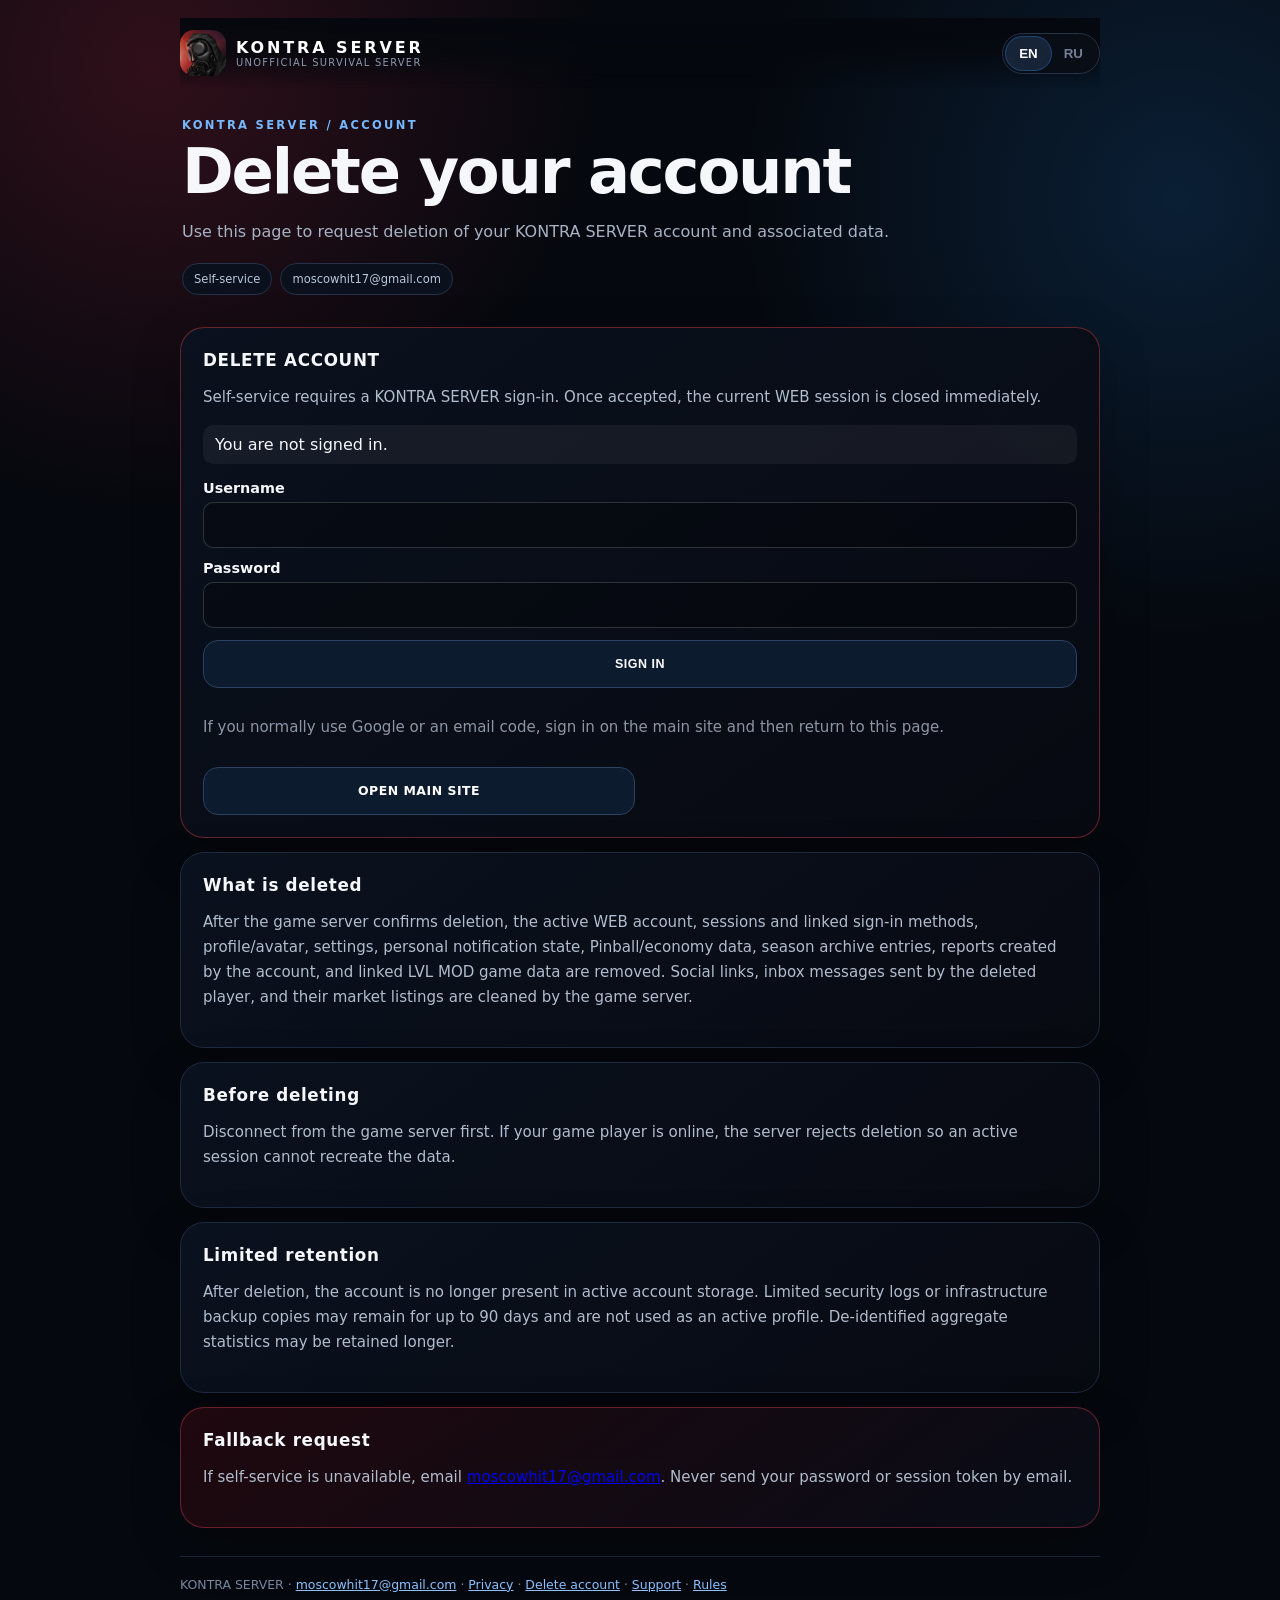
<file: delete-account/index.html>
<!doctype html>
<html lang="ru">
<head>
  <meta charset="utf-8">
  <meta name="viewport" content="width=device-width,initial-scale=1,viewport-fit=cover">
  <meta name="theme-color" content="#05080e">
  <link rel="icon" href="../assets/kontra-zombie-logo.webp" type="image/webp">
  <link rel="stylesheet" href="../legal.css">
  <title>KONTRA SERVER — Delete Account</title>
</head>
<body>
<main class="legal-shell">
  <header class="legal-top">
    <a class="brand" href="/">
      <img src="../assets/kontra-zombie-logo.webp" alt="KONTRA">
      <span><strong>KONTRA SERVER</strong><small>UNOFFICIAL SURVIVAL SERVER</small></span>
    </a>
    <div class="lang">
      <button type="button" data-lang="en">EN</button>
      <button type="button" data-lang="ru">RU</button>
    </div>
  </header>

  <section class="lang-pane" data-pane="ru">
    <div class="hero">
      <div class="kicker">KONTRA SERVER / ACCOUNT</div>
      <h1>Удаление аккаунта</h1>
      <p>Здесь можно самостоятельно запросить удаление аккаунта KONTRA SERVER и связанных с ним данных.</p>
      <div class="meta"><span class="chip">Self-service</span><span class="chip">moscowhit17@gmail.com</span></div>
    </div>
  </section>
  <section class="lang-pane" data-pane="en">
    <div class="hero">
      <div class="kicker">KONTRA SERVER / ACCOUNT</div>
      <h1>Delete your account</h1>
      <p>Use this page to request deletion of your KONTRA SERVER account and associated data.</p>
      <div class="meta"><span class="chip">Self-service</span><span class="chip">moscowhit17@gmail.com</span></div>
    </div>
  </section>

  <section class="card delete-tool" id="deleteTool">
    <h2 id="toolTitle">Удаление аккаунта</h2>
    <p id="toolLead"></p>

    <div id="accountState" class="delete-status"></div>

    <form id="loginForm" class="delete-form" hidden>
      <label><span id="loginUserLabel"></span><input id="loginUser" type="text" maxlength="40" autocomplete="username" required></label>
      <label><span id="loginPasswordLabel"></span><input id="loginPassword" type="password" maxlength="256" autocomplete="current-password" required></label>
      <button class="btn" type="submit" id="loginButton"></button>
      <p class="delete-hint" id="loginAltHint"></p>
      <div class="actions"><a class="btn" href="/" id="mainSiteLogin"></a></div>
    </form>

    <form id="deleteForm" class="delete-form" hidden autocomplete="off">
      <label><span id="deleteUserLabel"></span><input id="deleteUser" type="text" maxlength="40" autocomplete="username" required></label>
      <label><span id="deletePasswordLabel"></span><input id="deletePassword" type="password" maxlength="256" autocomplete="current-password"></label>
      <label><span id="deleteConfirmLabel"></span><input id="deleteConfirm" type="text" maxlength="16" autocomplete="off" placeholder="DELETE" required></label>
      <p class="delete-warning" id="deleteWarning"></p>
      <button class="btn danger" type="submit" id="deleteButton"></button>
    </form>

    <div id="receiptState" class="delete-receipt" hidden>
      <strong id="receiptTitle"></strong>
      <p id="receiptText"></p>
      <button class="btn" id="checkStatus" type="button"></button>
    </div>
  </section>

  <section class="lang-pane" data-pane="ru">
    <section class="card"><h2>Что удаляется</h2><p>После подтверждения игровым сервером удаляются активная WEB-учётная запись, сессии и способы входа, профиль и аватар, настройки, персональные состояния уведомлений, данные Pinball/экономики, записи сезонного архива, созданные аккаунтом жалобы и связанные игровые данные LVL MOD. Социальные связи, входящие сообщения от удаляемого игрока и его объявления на рынке очищаются игровым сервером.</p></section>
    <section class="card"><h2>Перед удалением</h2><p>Выйдите с игрового сервера. Если ваш игровой персонаж онлайн, сервер отклонит удаление, чтобы активная сессия не создала данные повторно.</p></section>
    <section class="card"><h2>Ограниченное хранение</h2><p>После удаления аккаунт отсутствует в активной базе. Ограниченные технические журналы безопасности или резервные копии инфраструктуры могут сохраняться до 90 дней и не используются как активный профиль. Обезличенная агрегированная статистика может храниться дольше.</p></section>
    <section class="card notice"><h2>Резервный способ</h2><p>Если self-service недоступен, напишите на <a href="mailto:moscowhit17@gmail.com?subject=KONTRA%20SERVER%20%E2%80%94%20%D1%83%D0%B4%D0%B0%D0%BB%D0%B5%D0%BD%D0%B8%D0%B5%20%D0%B0%D0%BA%D0%BA%D0%B0%D1%83%D0%BD%D1%82%D0%B0">moscowhit17@gmail.com</a>. Никогда не отправляйте пароль или токен сессии по электронной почте.</p></section>
  </section>

  <section class="lang-pane" data-pane="en">
    <section class="card"><h2>What is deleted</h2><p>After the game server confirms deletion, the active WEB account, sessions and linked sign-in methods, profile/avatar, settings, personal notification state, Pinball/economy data, season archive entries, reports created by the account, and linked LVL MOD game data are removed. Social links, inbox messages sent by the deleted player, and their market listings are cleaned by the game server.</p></section>
    <section class="card"><h2>Before deleting</h2><p>Disconnect from the game server first. If your game player is online, the server rejects deletion so an active session cannot recreate the data.</p></section>
    <section class="card"><h2>Limited retention</h2><p>After deletion, the account is no longer present in active account storage. Limited security logs or infrastructure backup copies may remain for up to 90 days and are not used as an active profile. De-identified aggregate statistics may be retained longer.</p></section>
    <section class="card notice"><h2>Fallback request</h2><p>If self-service is unavailable, email <a href="mailto:moscowhit17@gmail.com?subject=KONTRA%20SERVER%20%E2%80%94%20account%20deletion">moscowhit17@gmail.com</a>. Never send your password or session token by email.</p></section>
  </section>

  <footer class="footer">KONTRA SERVER · <a href="mailto:moscowhit17@gmail.com">moscowhit17@gmail.com</a> · <a href="/privacy/">Privacy</a> · <a href="/delete-account/">Delete account</a> · <a href="/support/">Support</a> · <a href="/rules/">Rules</a></footer>
</main>

<script src="../config.js"></script>
<script>
(() => {
  "use strict";
  const SESSION_KEY = "kontra:session";
  const RECEIPT_KEY = "kontra:account-delete-receipt";
  const FALLBACK_AUTH = "https://kontra-status-api.kuro-street-hit.workers.dev/auth";
  const cfg = window.KONTRA_CONFIG || {};
  let lang = "ru";
  let account = null;
  let statusTimer = null;

  const $ = (id) => document.getElementById(id);
  const authBase = () => String(cfg.authBaseEndpoint || FALLBACK_AUTH).trim().replace(/\/+$/, "");
  const apiBase = () => /\/auth$/i.test(authBase()) ? authBase().slice(0, -5) : authBase();
  const session = () => localStorage.getItem(SESSION_KEY) || "";

  const copy = {
    ru: {
      toolTitle:"УДАЛЕНИЕ АККАУНТА", toolLead:"Для self-service нужен вход в KONTRA SERVER. После принятия запроса текущая WEB-сессия сразу закрывается.",
      signedOut:"Вы не вошли в аккаунт.", signedIn:"Вы вошли как", loginUser:"Логин", loginPassword:"Пароль", loginButton:"ВОЙТИ",
      loginAlt:"Если вы обычно входите через Google или код на почту — войдите на главном сайте, затем вернитесь на эту страницу.", mainSite:"ОТКРЫТЬ ГЛАВНЫЙ САЙТ",
      deleteUser:"Повторите свой логин", deletePassword:"Текущий пароль (если установлен игровой пароль)", deleteConfirm:"Введите DELETE",
      warning:"Выйдите с игрового сервера. Удаление необратимо.", deleteButton:"УДАЛИТЬ АККАУНТ",
      pendingTitle:"ЗАПРОС ПРИНЯТ", pending:"Игровой сервер подтверждает удаление. Страницу можно закрыть и вернуться позже.",
      doneTitle:"АККАУНТ УДАЛЁН", done:"Игровые данные подтверждены как удалённые, активные данные аккаунта очищены.",
      failedTitle:"УДАЛЕНИЕ НЕ ВЫПОЛНЕНО", failed:"Сервер отклонил запрос. Если игрок был онлайн — выйдите с сервера, войдите на сайт снова и повторите.",
      check:"ПРОВЕРИТЬ СТАТУС", network:"Не удалось связаться с сервисом.", wrongUser:"Логин не совпадает.", typeDelete:"Введите DELETE заглавными буквами.",
      confirm:"Удалить аккаунт навсегда? Это действие нельзя отменить.", badPassword:"Неверный пароль.", passwordRequired:"Для этого аккаунта нужен текущий игровой пароль.",
      busy:"Подождите завершения текущей WEB-команды."
    },
    en: {
      toolTitle:"DELETE ACCOUNT", toolLead:"Self-service requires a KONTRA SERVER sign-in. Once accepted, the current WEB session is closed immediately.",
      signedOut:"You are not signed in.", signedIn:"Signed in as", loginUser:"Username", loginPassword:"Password", loginButton:"SIGN IN",
      loginAlt:"If you normally use Google or an email code, sign in on the main site and then return to this page.", mainSite:"OPEN MAIN SITE",
      deleteUser:"Repeat your username", deletePassword:"Current password (if a game password is set)", deleteConfirm:"Type DELETE",
      warning:"Disconnect from the game server. Deletion cannot be undone.", deleteButton:"DELETE ACCOUNT",
      pendingTitle:"REQUEST ACCEPTED", pending:"The game server is confirming deletion. You may close this page and return later.",
      doneTitle:"ACCOUNT DELETED", done:"Game-data deletion was confirmed and active account data was removed.",
      failedTitle:"DELETION NOT COMPLETED", failed:"The server rejected the request. If your player was online, disconnect, sign in again and retry.",
      check:"CHECK STATUS", network:"Could not reach the service.", wrongUser:"Username does not match.", typeDelete:"Type DELETE in uppercase.",
      confirm:"Delete this account permanently? This action cannot be undone.", badPassword:"Incorrect password.", passwordRequired:"This account requires the current game password.",
      busy:"Wait for the current WEB command to finish."
    }
  };
  const t = (key) => copy[lang][key] || key;

  async function request(url, { method="GET", token="", body }={}) {
    const headers = { Accept:"application/json" };
    if (body !== undefined) headers["Content-Type"] = "application/json";
    if (token) headers.Authorization = `Bearer ${token}`;
    const response = await fetch(url, { method, cache:"no-store", headers, body: body === undefined ? undefined : JSON.stringify(body) });
    const data = await response.json().catch(() => ({}));
    if (!response.ok || data.ok === false) {
      const error = new Error(String(data.error || `HTTP_${response.status}`));
      error.status = response.status;
      error.payload = data;
      throw error;
    }
    return data;
  }

  function setLanguage(value) {
    lang = value === "en" ? "en" : "ru";
    document.documentElement.lang = lang;
    document.querySelectorAll(".lang-pane").forEach((node) => node.classList.toggle("active", node.dataset.pane === lang));
    document.querySelectorAll("[data-lang]").forEach((node) => node.classList.toggle("active", node.dataset.lang === lang));
    localStorage.setItem("kontra:lang", lang);
    render();
  }

  function setReceipt(status, result="") {
    $("receiptState").hidden = false;
    $("receiptTitle").textContent = status === "done" ? t("doneTitle") : status === "failed" ? t("failedTitle") : t("pendingTitle");
    $("receiptText").textContent = status === "done" ? t("done") : status === "failed" ? `${t("failed")} ${result || ""}`.trim() : t("pending");
    $("checkStatus").textContent = t("check");
    if (status === "done" || status === "failed") {
      clearInterval(statusTimer);
      statusTimer = null;
    }
  }

  async function checkReceipt() {
    const receipt = localStorage.getItem(RECEIPT_KEY) || "";
    if (!receipt) return false;
    try {
      const data = await request(`${apiBase()}/account/delete/status`, { method:"POST", body:{ receiptToken:receipt } });
      setReceipt(String(data.status || "pending"), String(data.result || ""));
      return true;
    } catch (error) {
      if (String(error.message) === "deletion_receipt_not_found") {
        localStorage.removeItem(RECEIPT_KEY);
        $("receiptState").hidden = true;
      } else {
        setReceipt("pending", t("network"));
      }
      return false;
    }
  }

  async function refreshAccount() {
    const token = session();
    account = null;
    if (!token) { render(); return; }
    try {
      const data = await request(`${authBase()}/me`, { token });
      account = { username:String(data.username || data.profile?.name || "") };
    } catch {
      localStorage.removeItem(SESSION_KEY);
    }
    render();
  }

  function errorText(error) {
    const code = String(error?.message || "");
    if (code === "invalid_credentials") return t("badPassword");
    if (code === "password_required") return t("passwordRequired");
    if (code === "username_confirmation_mismatch") return t("wrongUser");
    if (code === "delete_confirmation_required") return t("typeDelete");
    if (code === "account_control_busy") return t("busy");
    if (code === "account_deletion_in_progress") return t("pending");
    if (code === "invalid_session") return t("signedOut");
    return t("network");
  }

  function render() {
    $("toolTitle").textContent = t("toolTitle"); $("toolLead").textContent = t("toolLead");
    $("loginUserLabel").textContent = t("loginUser"); $("loginPasswordLabel").textContent = t("loginPassword"); $("loginButton").textContent = t("loginButton");
    $("loginAltHint").textContent = t("loginAlt"); $("mainSiteLogin").textContent = t("mainSite");
    $("deleteUserLabel").textContent = t("deleteUser"); $("deletePasswordLabel").textContent = t("deletePassword"); $("deleteConfirmLabel").textContent = t("deleteConfirm");
    $("deleteWarning").textContent = t("warning"); $("deleteButton").textContent = t("deleteButton"); $("checkStatus").textContent = t("check");
    $("accountState").textContent = account?.username ? `${t("signedIn")}: ${account.username}` : t("signedOut");
    $("loginForm").hidden = Boolean(account);
    $("deleteForm").hidden = !account;
    if (account) $("deleteUser").placeholder = account.username;
  }

  $("loginForm").addEventListener("submit", async (event) => {
    event.preventDefault();
    const button = $("loginButton"); button.disabled = true; $("accountState").textContent = "...";
    try {
      const data = await request(`${authBase()}/login`, { method:"POST", body:{ username:$("loginUser").value.trim(), password:$("loginPassword").value } });
      if (!data.sessionToken) throw new Error("missing_session");
      localStorage.setItem(SESSION_KEY, String(data.sessionToken));
      $("loginPassword").value = "";
      await refreshAccount();
    } catch (error) {
      $("accountState").textContent = errorText(error);
    } finally {
      button.disabled = false;
    }
  });

  $("deleteForm").addEventListener("submit", async (event) => {
    event.preventDefault();
    if (!account?.username) return;
    const typed = $("deleteUser").value.trim();
    if (typed.toLocaleLowerCase("en-US") !== account.username.toLocaleLowerCase("en-US")) { $("accountState").textContent = t("wrongUser"); return; }
    if ($("deleteConfirm").value.trim() !== "DELETE") { $("accountState").textContent = t("typeDelete"); return; }
    if (!confirm(t("confirm"))) return;

    const button = $("deleteButton"); button.disabled = true;
    try {
      const data = await request(`${apiBase()}/account/delete/request`, {
        method:"POST", token:session(),
        body:{ username:typed, password:$("deletePassword").value, confirmation:"DELETE" }
      });
      const receipt = String(data.receiptToken || "");
      if (!receipt) throw new Error("missing_receipt");
      localStorage.setItem(RECEIPT_KEY, receipt);
      localStorage.removeItem(SESSION_KEY);
      account = null;
      $("deletePassword").value = ""; $("deleteConfirm").value = ""; $("deleteUser").value = "";
      render(); setReceipt("pending"); await checkReceipt();
      if (!statusTimer) statusTimer = setInterval(() => { void checkReceipt(); }, 3000);
    } catch (error) {
      if (String(error.message) === "invalid_session") { localStorage.removeItem(SESSION_KEY); account = null; render(); }
      $("accountState").textContent = errorText(error);
    } finally {
      button.disabled = false;
    }
  });

  $("checkStatus").addEventListener("click", () => { void checkReceipt(); });
  document.querySelectorAll("[data-lang]").forEach((button) => button.addEventListener("click", () => setLanguage(button.dataset.lang)));

  setLanguage(localStorage.getItem("kontra:lang") || ((navigator.language || "").toLowerCase().startsWith("ru") ? "ru" : "en"));
  void refreshAccount();
  void checkReceipt().then((hasReceipt) => {
    if (hasReceipt && !statusTimer) statusTimer = setInterval(() => { void checkReceipt(); }, 3000);
  });
})();
</script>
</body>
</html>
</file>
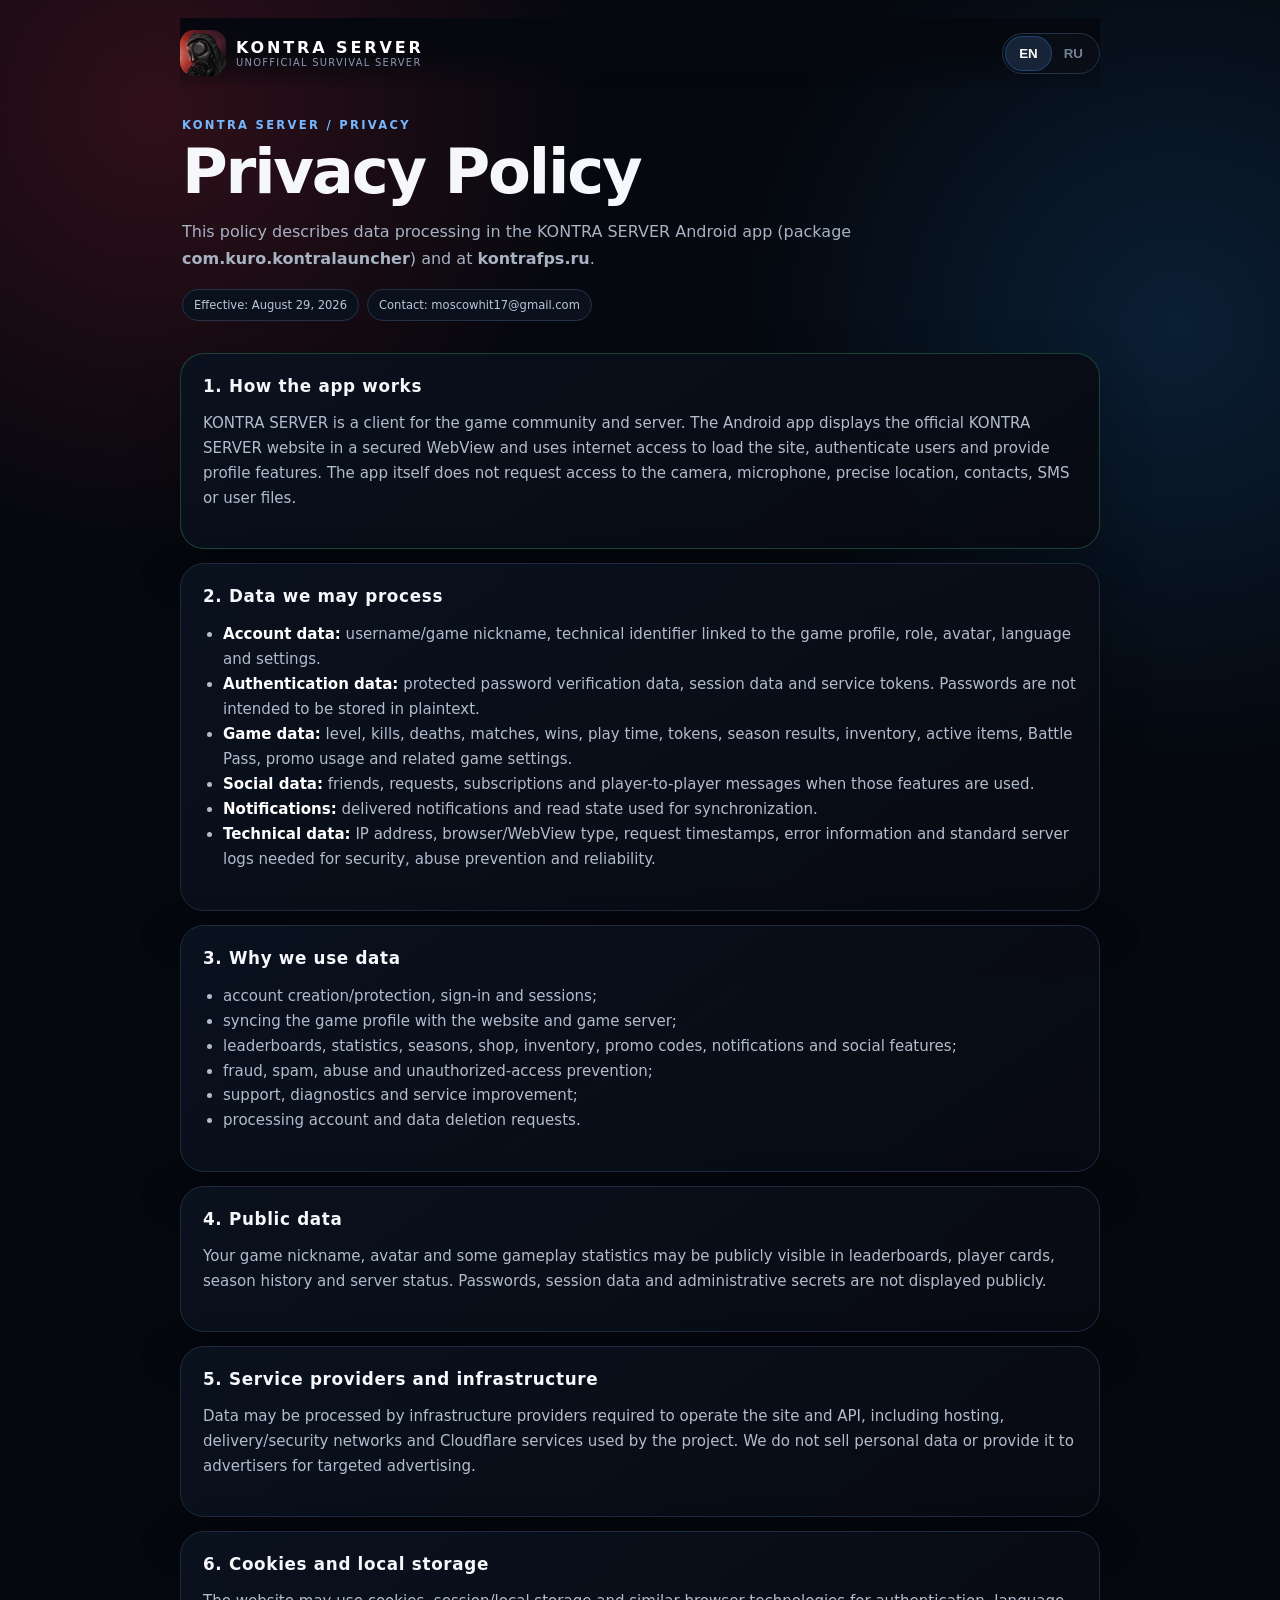
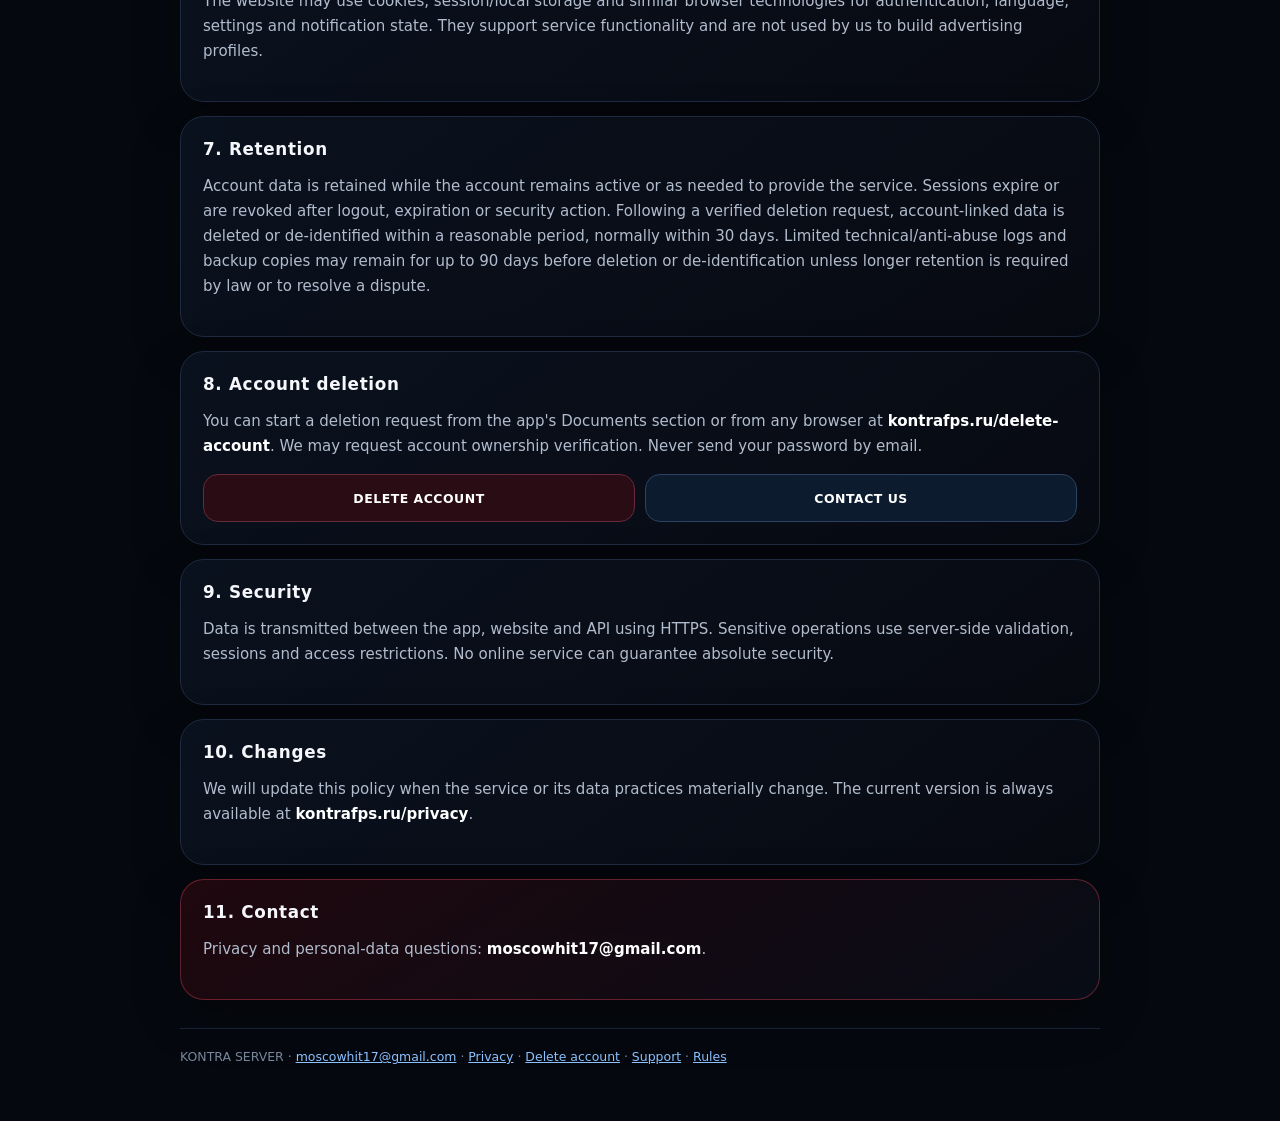
<file: privacy/index.html>
<!doctype html><html lang="ru"><head><meta charset="utf-8"><meta name="viewport" content="width=device-width,initial-scale=1,viewport-fit=cover"><meta name="theme-color" content="#05080e"><link rel="icon" href="../assets/kontra-zombie-logo.webp" type="image/webp"><link rel="stylesheet" href="../legal.css"><title>KONTRA SERVER — Privacy Policy</title></head><body><main class="legal-shell"><header class="legal-top"><a class="brand" href="/"><img src="../assets/kontra-zombie-logo.webp" alt="KONTRA"><span><strong>KONTRA SERVER</strong><small>UNOFFICIAL SURVIVAL SERVER</small></span></a><div class="lang"><button type="button" data-lang="en">EN</button><button type="button" data-lang="ru">RU</button></div></header><section class="lang-pane" data-pane="ru"><div class="hero"><div class="kicker">KONTRA SERVER / PRIVACY</div><h1>Политика конфиденциальности</h1><p>Эта политика описывает обработку данных в Android-приложении KONTRA SERVER (package <strong>com.kuro.kontralauncher</strong>) и на сайте <strong>kontrafps.ru</strong>.</p><div class="meta"><span class="chip">Действует с 29.08.2026</span><span class="chip">Контакт: moscowhit17@gmail.com</span></div></div>
<section class="card good"><h2>1. Как работает приложение</h2><p>KONTRA SERVER — клиент игрового сообщества и сервера. Android-приложение отображает официальный сайт KONTRA SERVER через защищённый WebView и использует интернет для загрузки сайта, авторизации и функций профиля. Само приложение не запрашивает доступ к камере, микрофону, геолокации, контактам, SMS или пользовательским файлам.</p></section>
<section class="card"><h2>2. Какие данные могут обрабатываться</h2><ul><li><strong>Данные аккаунта:</strong> имя пользователя/игровой ник, технический идентификатор связанного игрового профиля, роль, аватар, язык и настройки.</li><li><strong>Данные авторизации:</strong> защищённые проверочные данные пароля, данные сессии и служебные токены. Пароль не предназначен для хранения в открытом виде.</li><li><strong>Игровые данные:</strong> уровень, убийства, смерти, матчи, победы, игровое время, токены, сезонные результаты, инвентарь, активные предметы, Battle Pass, промокоды и связанные игровые настройки.</li><li><strong>Социальные данные:</strong> друзья, заявки, подписки и сообщения между игроками, когда эти функции используются.</li><li><strong>Уведомления:</strong> полученные уведомления и отметки о прочтении для синхронизации между устройствами/сессиями.</li><li><strong>Технические данные:</strong> IP-адрес, тип браузера/WebView, время запросов, сведения об ошибках и иные стандартные серверные журналы, необходимые для безопасности, защиты от злоупотреблений и стабильной работы.</li></ul></section>
<section class="card"><h2>3. Для чего используются данные</h2><ul><li>создание и защита аккаунта, вход и поддержание сессии;</li><li>синхронизация игрового профиля с сайтом и сервером;</li><li>рейтинг, статистика, сезоны, магазин, инвентарь, промокоды, уведомления и социальные функции;</li><li>защита от мошенничества, спама, злоупотреблений и несанкционированного доступа;</li><li>поддержка пользователей, диагностика и улучшение сервиса;</li><li>выполнение запросов на удаление аккаунта и данных.</li></ul></section>
<section class="card"><h2>4. Публичные данные</h2><p>Игровой ник, аватар и часть игровой статистики могут быть публично видимы в рейтингах, карточках игроков, истории сезонов и статусе игрового сервера. Пароли, данные сессии и административные секреты публично не отображаются.</p></section>
<section class="card"><h2>5. Передача и инфраструктура</h2><p>Данные могут обрабатываться поставщиками инфраструктуры, которые необходимы для работы сайта и API, включая хостинг, сеть доставки/защиты и Cloudflare-сервисы, используемые проектом. Мы не продаём персональные данные и не передаём их рекламодателям для таргетированной рекламы.</p></section>
<section class="card"><h2>6. Cookies и локальное хранилище</h2><p>Сайт может использовать cookies, session/local storage и другие технические средства браузера для авторизации, языка интерфейса, настроек и состояния уведомлений. Они используются для работы функций сервиса, а не для рекламного профилирования.</p></section>
<section class="card"><h2>7. Срок хранения</h2><p>Данные аккаунта хранятся, пока аккаунт активен или пока это необходимо для предоставления сервиса. Сессии удаляются/прекращаются после выхода, истечения срока или отзыва. После подтверждённого запроса на удаление связанные с аккаунтом данные удаляются или обезличиваются в разумный срок, обычно до 30 дней. Ограниченные технические/антифрод-журналы и резервные копии могут сохраняться до 90 дней, после чего удаляются или обезличиваются, если более длительное хранение не требуется законом или для разрешения спора.</p></section>
<section class="card"><h2>8. Удаление аккаунта</h2><p>Запрос можно начать из приложения через раздел документов или с любого браузера на странице <strong>kontrafps.ru/delete-account</strong>. Мы можем запросить подтверждение владения аккаунтом. Никогда не отправляйте пароль в письме.</p><div class="actions"><a class="btn danger" href="/delete-account/">УДАЛИТЬ АККАУНТ</a><a class="btn" href="mailto:moscowhit17@gmail.com?subject=KONTRA%20SERVER%20Privacy">НАПИСАТЬ НАМ</a></div></section>
<section class="card"><h2>9. Безопасность</h2><p>Передача данных между приложением, сайтом и API выполняется по HTTPS. Для чувствительных операций применяются серверная проверка, сессии и ограничения доступа. Несмотря на меры защиты, ни один интернет-сервис не может гарантировать абсолютную безопасность.</p></section>
<section class="card"><h2>10. Изменения политики</h2><p>При существенных изменениях состава данных или функций эта политика будет обновлена. Актуальная версия всегда публикуется по адресу <strong>kontrafps.ru/privacy</strong>.</p></section>
<section class="card notice"><h2>11. Контакт</h2><p>По вопросам конфиденциальности и персональных данных: <strong>moscowhit17@gmail.com</strong>.</p></section></section><section class="lang-pane" data-pane="en"><div class="hero"><div class="kicker">KONTRA SERVER / PRIVACY</div><h1>Privacy Policy</h1><p>This policy describes data processing in the KONTRA SERVER Android app (package <strong>com.kuro.kontralauncher</strong>) and at <strong>kontrafps.ru</strong>.</p><div class="meta"><span class="chip">Effective: August 29, 2026</span><span class="chip">Contact: moscowhit17@gmail.com</span></div></div>
<section class="card good"><h2>1. How the app works</h2><p>KONTRA SERVER is a client for the game community and server. The Android app displays the official KONTRA SERVER website in a secured WebView and uses internet access to load the site, authenticate users and provide profile features. The app itself does not request access to the camera, microphone, precise location, contacts, SMS or user files.</p></section>
<section class="card"><h2>2. Data we may process</h2><ul><li><strong>Account data:</strong> username/game nickname, technical identifier linked to the game profile, role, avatar, language and settings.</li><li><strong>Authentication data:</strong> protected password verification data, session data and service tokens. Passwords are not intended to be stored in plaintext.</li><li><strong>Game data:</strong> level, kills, deaths, matches, wins, play time, tokens, season results, inventory, active items, Battle Pass, promo usage and related game settings.</li><li><strong>Social data:</strong> friends, requests, subscriptions and player-to-player messages when those features are used.</li><li><strong>Notifications:</strong> delivered notifications and read state used for synchronization.</li><li><strong>Technical data:</strong> IP address, browser/WebView type, request timestamps, error information and standard server logs needed for security, abuse prevention and reliability.</li></ul></section>
<section class="card"><h2>3. Why we use data</h2><ul><li>account creation/protection, sign-in and sessions;</li><li>syncing the game profile with the website and game server;</li><li>leaderboards, statistics, seasons, shop, inventory, promo codes, notifications and social features;</li><li>fraud, spam, abuse and unauthorized-access prevention;</li><li>support, diagnostics and service improvement;</li><li>processing account and data deletion requests.</li></ul></section>
<section class="card"><h2>4. Public data</h2><p>Your game nickname, avatar and some gameplay statistics may be publicly visible in leaderboards, player cards, season history and server status. Passwords, session data and administrative secrets are not displayed publicly.</p></section>
<section class="card"><h2>5. Service providers and infrastructure</h2><p>Data may be processed by infrastructure providers required to operate the site and API, including hosting, delivery/security networks and Cloudflare services used by the project. We do not sell personal data or provide it to advertisers for targeted advertising.</p></section>
<section class="card"><h2>6. Cookies and local storage</h2><p>The website may use cookies, session/local storage and similar browser technologies for authentication, language, settings and notification state. They support service functionality and are not used by us to build advertising profiles.</p></section>
<section class="card"><h2>7. Retention</h2><p>Account data is retained while the account remains active or as needed to provide the service. Sessions expire or are revoked after logout, expiration or security action. Following a verified deletion request, account-linked data is deleted or de-identified within a reasonable period, normally within 30 days. Limited technical/anti-abuse logs and backup copies may remain for up to 90 days before deletion or de-identification unless longer retention is required by law or to resolve a dispute.</p></section>
<section class="card"><h2>8. Account deletion</h2><p>You can start a deletion request from the app's Documents section or from any browser at <strong>kontrafps.ru/delete-account</strong>. We may request account ownership verification. Never send your password by email.</p><div class="actions"><a class="btn danger" href="/delete-account/">DELETE ACCOUNT</a><a class="btn" href="mailto:moscowhit17@gmail.com?subject=KONTRA%20SERVER%20Privacy">CONTACT US</a></div></section>
<section class="card"><h2>9. Security</h2><p>Data is transmitted between the app, website and API using HTTPS. Sensitive operations use server-side validation, sessions and access restrictions. No online service can guarantee absolute security.</p></section>
<section class="card"><h2>10. Changes</h2><p>We will update this policy when the service or its data practices materially change. The current version is always available at <strong>kontrafps.ru/privacy</strong>.</p></section>
<section class="card notice"><h2>11. Contact</h2><p>Privacy and personal-data questions: <strong>moscowhit17@gmail.com</strong>.</p></section></section><footer class="footer">KONTRA SERVER · <a href="mailto:moscowhit17@gmail.com">moscowhit17@gmail.com</a> · <a href="/privacy/">Privacy</a> · <a href="/delete-account/">Delete account</a> · <a href="/support/">Support</a> · <a href="/rules/">Rules</a></footer></main><script>(()=>{const key='kontra:lang';const set=(lang)=>{lang=lang==='ru'?'ru':'en';document.documentElement.lang=lang;document.querySelectorAll('.lang-pane').forEach(x=>x.classList.toggle('active',x.dataset.pane===lang));document.querySelectorAll('[data-lang]').forEach(x=>x.classList.toggle('active',x.dataset.lang===lang));localStorage.setItem(key,lang)};document.querySelectorAll('[data-lang]').forEach(b=>b.addEventListener('click',()=>set(b.dataset.lang)));set(localStorage.getItem(key)||((navigator.language||'').toLowerCase().startsWith('ru')?'ru':'en'));})();</script></body></html>
</file>
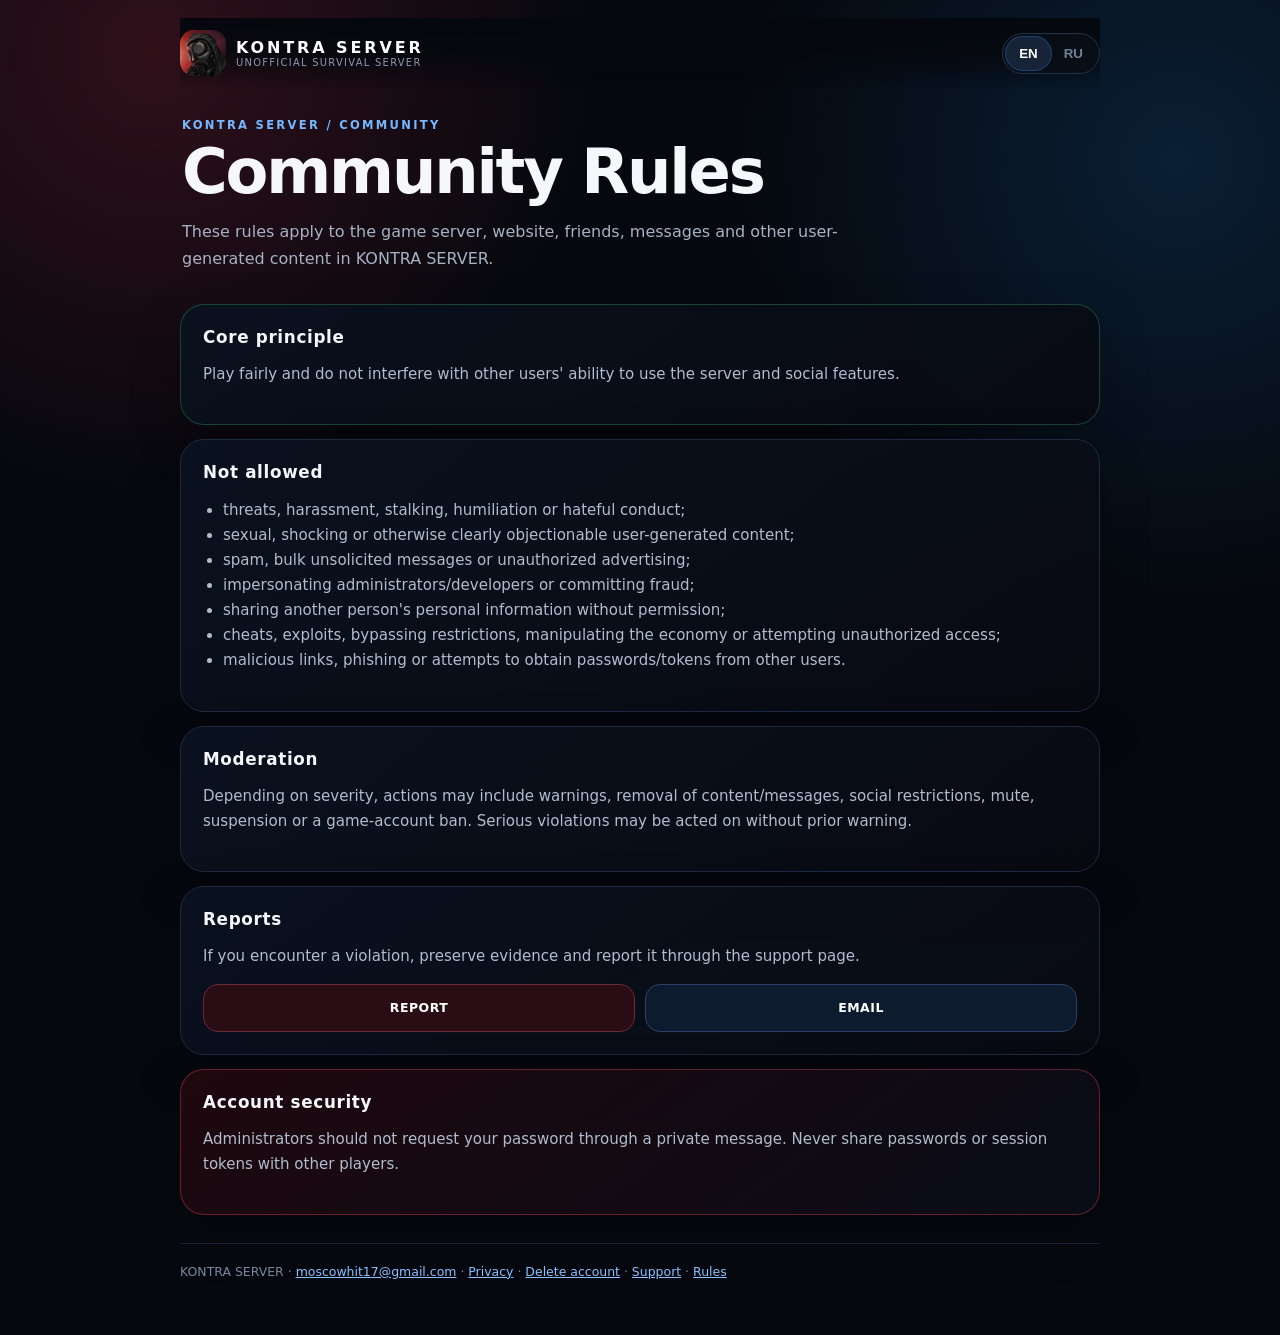
<file: rules/index.html>
<!doctype html><html lang="ru"><head><meta charset="utf-8"><meta name="viewport" content="width=device-width,initial-scale=1,viewport-fit=cover"><meta name="theme-color" content="#05080e"><link rel="icon" href="../assets/kontra-zombie-logo.webp" type="image/webp"><link rel="stylesheet" href="../legal.css"><title>KONTRA SERVER — Community Rules</title></head><body><main class="legal-shell"><header class="legal-top"><a class="brand" href="/"><img src="../assets/kontra-zombie-logo.webp" alt="KONTRA"><span><strong>KONTRA SERVER</strong><small>UNOFFICIAL SURVIVAL SERVER</small></span></a><div class="lang"><button type="button" data-lang="en">EN</button><button type="button" data-lang="ru">RU</button></div></header><section class="lang-pane" data-pane="ru"><div class="hero"><div class="kicker">KONTRA SERVER / COMMUNITY</div><h1>Правила сообщества</h1><p>Правила распространяются на игровой сервер, сайт, друзей, сообщения и другой пользовательский контент KONTRA SERVER.</p></div><section class="card good"><h2>Главный принцип</h2><p>Играйте честно и не мешайте другим пользователям пользоваться сервером и социальными функциями.</p></section><section class="card"><h2>Запрещено</h2><ul><li>угрозы, травля, преследование, унижение и разжигание ненависти;</li><li>сексуальный, шокирующий или иной явно неприемлемый пользовательский контент;</li><li>спам, массовые нежелательные сообщения и реклама без разрешения;</li><li>выдача себя за администрацию/разработчика и мошенничество;</li><li>публикация чужих персональных данных без разрешения;</li><li>читы, эксплойты, обход ограничений, вмешательство в экономику или попытки получить несанкционированный доступ;</li><li>вредоносные ссылки, фишинг и попытки получить пароли/токены других пользователей.</li></ul></section><section class="card"><h2>Модерация</h2><p>В зависимости от нарушения могут применяться предупреждение, удаление контента/сообщений, ограничение социальных функций, мут, блокировка доступа или бан игрового аккаунта. При серьёзном нарушении меры могут применяться без предварительного предупреждения.</p></section><section class="card"><h2>Жалобы</h2><p>Если вы столкнулись с нарушением, сохраните доказательства и отправьте жалобу через страницу поддержки.</p><div class="actions"><a class="btn danger" href="/support/">ПОЖАЛОВАТЬСЯ</a><a class="btn" href="mailto:moscowhit17@gmail.com?subject=KONTRA%20SERVER%20%E2%80%94%20%D0%B6%D0%B0%D0%BB%D0%BE%D0%B1%D0%B0">EMAIL</a></div></section><section class="card notice"><h2>Безопасность аккаунта</h2><p>Администрация не должна просить ваш пароль в личном сообщении. Не передавайте пароли и токены другим игрокам.</p></section></section><section class="lang-pane" data-pane="en"><div class="hero"><div class="kicker">KONTRA SERVER / COMMUNITY</div><h1>Community Rules</h1><p>These rules apply to the game server, website, friends, messages and other user-generated content in KONTRA SERVER.</p></div><section class="card good"><h2>Core principle</h2><p>Play fairly and do not interfere with other users' ability to use the server and social features.</p></section><section class="card"><h2>Not allowed</h2><ul><li>threats, harassment, stalking, humiliation or hateful conduct;</li><li>sexual, shocking or otherwise clearly objectionable user-generated content;</li><li>spam, bulk unsolicited messages or unauthorized advertising;</li><li>impersonating administrators/developers or committing fraud;</li><li>sharing another person's personal information without permission;</li><li>cheats, exploits, bypassing restrictions, manipulating the economy or attempting unauthorized access;</li><li>malicious links, phishing or attempts to obtain passwords/tokens from other users.</li></ul></section><section class="card"><h2>Moderation</h2><p>Depending on severity, actions may include warnings, removal of content/messages, social restrictions, mute, suspension or a game-account ban. Serious violations may be acted on without prior warning.</p></section><section class="card"><h2>Reports</h2><p>If you encounter a violation, preserve evidence and report it through the support page.</p><div class="actions"><a class="btn danger" href="/support/">REPORT</a><a class="btn" href="mailto:moscowhit17@gmail.com?subject=KONTRA%20SERVER%20%E2%80%94%20report">EMAIL</a></div></section><section class="card notice"><h2>Account security</h2><p>Administrators should not request your password through a private message. Never share passwords or session tokens with other players.</p></section></section><footer class="footer">KONTRA SERVER · <a href="mailto:moscowhit17@gmail.com">moscowhit17@gmail.com</a> · <a href="/privacy/">Privacy</a> · <a href="/delete-account/">Delete account</a> · <a href="/support/">Support</a> · <a href="/rules/">Rules</a></footer></main><script>(()=>{const key='kontra:lang';const set=(lang)=>{lang=lang==='ru'?'ru':'en';document.documentElement.lang=lang;document.querySelectorAll('.lang-pane').forEach(x=>x.classList.toggle('active',x.dataset.pane===lang));document.querySelectorAll('[data-lang]').forEach(x=>x.classList.toggle('active',x.dataset.lang===lang));localStorage.setItem(key,lang)};document.querySelectorAll('[data-lang]').forEach(b=>b.addEventListener('click',()=>set(b.dataset.lang)));set(localStorage.getItem(key)||((navigator.language||'').toLowerCase().startsWith('ru')?'ru':'en'));})();</script></body></html>
</file>
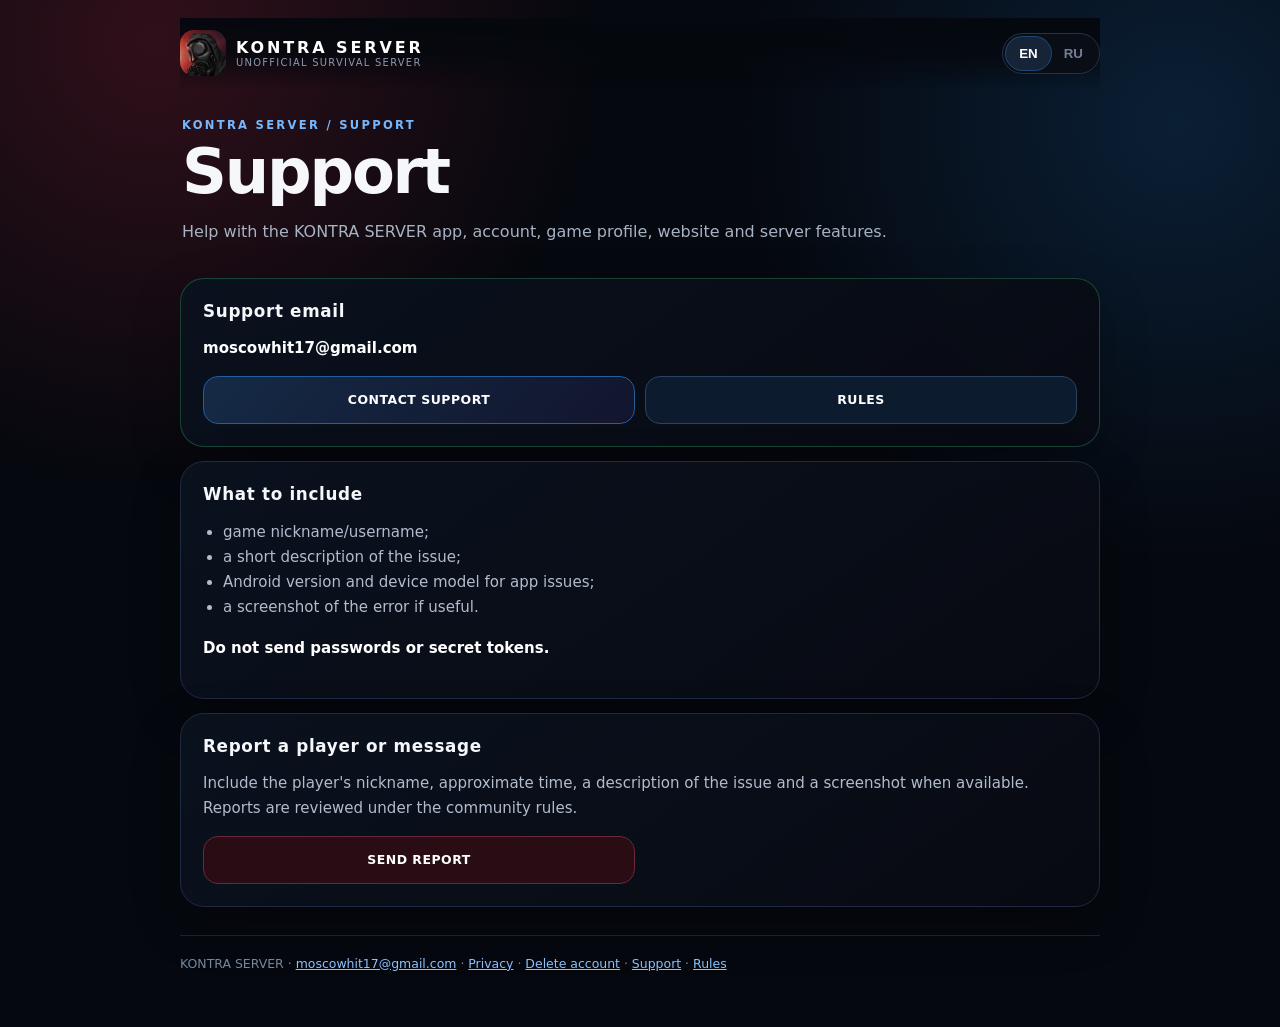
<file: support/index.html>
<!doctype html><html lang="ru"><head><meta charset="utf-8"><meta name="viewport" content="width=device-width,initial-scale=1,viewport-fit=cover"><meta name="theme-color" content="#05080e"><link rel="icon" href="../assets/kontra-zombie-logo.webp" type="image/webp"><link rel="stylesheet" href="../legal.css"><title>KONTRA SERVER — Support</title></head><body><main class="legal-shell"><header class="legal-top"><a class="brand" href="/"><img src="../assets/kontra-zombie-logo.webp" alt="KONTRA"><span><strong>KONTRA SERVER</strong><small>UNOFFICIAL SURVIVAL SERVER</small></span></a><div class="lang"><button type="button" data-lang="en">EN</button><button type="button" data-lang="ru">RU</button></div></header><section class="lang-pane" data-pane="ru"><div class="hero"><div class="kicker">KONTRA SERVER / SUPPORT</div><h1>Поддержка</h1><p>Помощь по приложению KONTRA SERVER, аккаунту, игровому профилю, сайту и серверным функциям.</p></div><section class="card good"><h2>Email поддержки</h2><p><strong>moscowhit17@gmail.com</strong></p><div class="actions"><a class="btn primary" href="mailto:moscowhit17@gmail.com?subject=KONTRA%20SERVER%20Support">НАПИСАТЬ В ПОДДЕРЖКУ</a><a class="btn" href="/rules/">ПРАВИЛА</a></div></section><section class="card"><h2>Что указать</h2><ul><li>игровой ник/имя пользователя;</li><li>краткое описание проблемы;</li><li>версию Android и модель устройства, если проблема в приложении;</li><li>скриншот ошибки при необходимости.</li></ul><p><strong>Не отправляйте пароль или секретные токены.</strong></p></section><section class="card"><h2>Жалоба на игрока или сообщение</h2><p>Укажите ник нарушителя, примерное время, описание ситуации и приложите скриншот, если он есть. Жалобы рассматриваются с учётом правил сообщества.</p><div class="actions"><a class="btn danger" href="mailto:moscowhit17@gmail.com?subject=KONTRA%20SERVER%20%E2%80%94%20%D0%B6%D0%B0%D0%BB%D0%BE%D0%B1%D0%B0&body=%D0%9D%D0%B8%D0%BA%20%D0%B8%D0%B3%D1%80%D0%BE%D0%BA%D0%B0%3A%20%0A%D0%92%D1%80%D0%B5%D0%BC%D1%8F%2F%D0%B4%D0%B0%D1%82%D0%B0%3A%20%0A%D0%9E%D0%BF%D0%B8%D1%81%D0%B0%D0%BD%D0%B8%D0%B5%3A%20">ОТПРАВИТЬ ЖАЛОБУ</a></div></section></section><section class="lang-pane" data-pane="en"><div class="hero"><div class="kicker">KONTRA SERVER / SUPPORT</div><h1>Support</h1><p>Help with the KONTRA SERVER app, account, game profile, website and server features.</p></div><section class="card good"><h2>Support email</h2><p><strong>moscowhit17@gmail.com</strong></p><div class="actions"><a class="btn primary" href="mailto:moscowhit17@gmail.com?subject=KONTRA%20SERVER%20Support">CONTACT SUPPORT</a><a class="btn" href="/rules/">RULES</a></div></section><section class="card"><h2>What to include</h2><ul><li>game nickname/username;</li><li>a short description of the issue;</li><li>Android version and device model for app issues;</li><li>a screenshot of the error if useful.</li></ul><p><strong>Do not send passwords or secret tokens.</strong></p></section><section class="card"><h2>Report a player or message</h2><p>Include the player's nickname, approximate time, a description of the issue and a screenshot when available. Reports are reviewed under the community rules.</p><div class="actions"><a class="btn danger" href="mailto:moscowhit17@gmail.com?subject=KONTRA%20SERVER%20%E2%80%94%20report&body=Player%20nickname%3A%20%0ADate%2Ftime%3A%20%0ADescription%3A%20">SEND REPORT</a></div></section></section><footer class="footer">KONTRA SERVER · <a href="mailto:moscowhit17@gmail.com">moscowhit17@gmail.com</a> · <a href="/privacy/">Privacy</a> · <a href="/delete-account/">Delete account</a> · <a href="/support/">Support</a> · <a href="/rules/">Rules</a></footer></main><script>(()=>{const key='kontra:lang';const set=(lang)=>{lang=lang==='ru'?'ru':'en';document.documentElement.lang=lang;document.querySelectorAll('.lang-pane').forEach(x=>x.classList.toggle('active',x.dataset.pane===lang));document.querySelectorAll('[data-lang]').forEach(x=>x.classList.toggle('active',x.dataset.lang===lang));localStorage.setItem(key,lang)};document.querySelectorAll('[data-lang]').forEach(b=>b.addEventListener('click',()=>set(b.dataset.lang)));set(localStorage.getItem(key)||((navigator.language||'').toLowerCase().startsWith('ru')?'ru':'en'));})();</script></body></html>
</file>
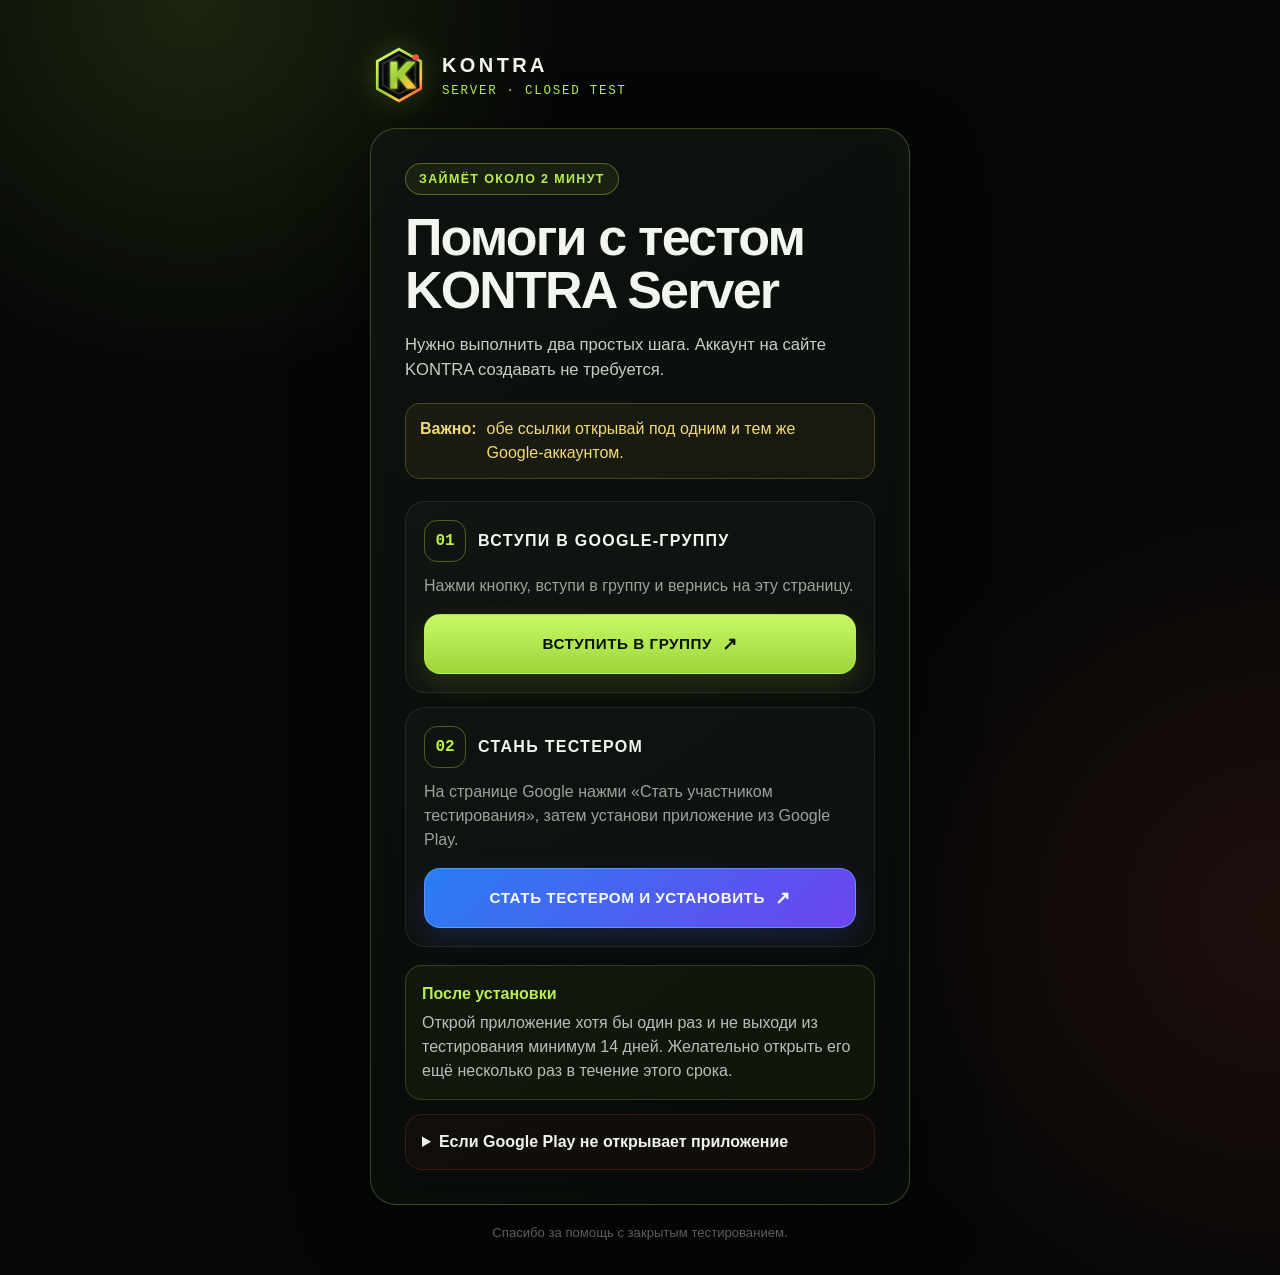
<file: test/index.html>
<!doctype html>
<html lang="ru">
<head>
  <meta charset="utf-8">
  <meta name="viewport" content="width=device-width, initial-scale=1, viewport-fit=cover">
  <meta name="robots" content="noindex, nofollow, noarchive, nosnippet, noimageindex">
  <meta name="googlebot" content="noindex, nofollow, noarchive, nosnippet, noimageindex">
  <meta name="referrer" content="no-referrer">
  <meta name="theme-color" content="#050706">
  <title>KONTRA Server — закрытый тест</title>
  <style>
    :root {
      color-scheme: dark;
      --bg: #050706;
      --panel: rgba(15, 20, 16, 0.94);
      --text: #f3f6ef;
      --muted: #9aa29a;
      --green: #b8ef4b;
      --red: #ff5148;
      --line: rgba(205, 255, 107, 0.24);
    }

    * { box-sizing: border-box; }

    html { min-height: 100%; }

    body {
      min-height: 100%;
      margin: 0;
      color: var(--text);
      background:
        radial-gradient(circle at 15% 0%, rgba(184, 239, 75, 0.13), transparent 24rem),
        radial-gradient(circle at 100% 72%, rgba(255, 81, 72, 0.10), transparent 28rem),
        var(--bg);
      font-family: -apple-system, BlinkMacSystemFont, "Segoe UI", sans-serif;
      font-size: 16px;
      line-height: 1.5;
    }

    body::before {
      position: fixed;
      inset: 0;
      content: "";
      pointer-events: none;
      opacity: 0.24;
      background-image:
        linear-gradient(rgba(255, 255, 255, 0.013) 1px, transparent 1px),
        linear-gradient(90deg, rgba(255, 255, 255, 0.011) 1px, transparent 1px);
      background-size: 4px 4px;
    }

    main {
      position: relative;
      width: min(100% - 28px, 540px);
      margin: 0 auto;
      padding: max(24px, env(safe-area-inset-top)) 0 max(32px, env(safe-area-inset-bottom));
    }

    .brand {
      display: flex;
      align-items: center;
      gap: 14px;
      margin-bottom: 24px;
    }

    .brand img {
      width: 58px;
      height: 58px;
      filter: drop-shadow(0 0 15px rgba(184, 239, 75, 0.2));
    }

    .brand-copy { display: grid; gap: 2px; }

    .brand strong {
      font-size: 1.25rem;
      letter-spacing: 0.17em;
    }

    .brand small {
      color: var(--green);
      font-family: ui-monospace, SFMono-Regular, Menlo, monospace;
      font-size: 0.78rem;
      letter-spacing: 0.14em;
    }

    .panel {
      overflow: hidden;
      padding: clamp(22px, 6vw, 34px);
      border: 1px solid var(--line);
      border-radius: 26px;
      background: linear-gradient(145deg, var(--panel), rgba(7, 10, 8, 0.97));
      box-shadow: 0 24px 70px rgba(0, 0, 0, 0.48), inset 0 0 42px rgba(184, 239, 75, 0.025);
    }

    .eyebrow {
      display: inline-flex;
      align-items: center;
      min-height: 32px;
      margin-bottom: 16px;
      padding: 0 13px;
      border: 1px solid rgba(184, 239, 75, 0.34);
      border-radius: 999px;
      color: var(--green);
      background: rgba(184, 239, 75, 0.07);
      font-size: 0.78rem;
      font-weight: 800;
      letter-spacing: 0.11em;
    }

    h1 {
      margin: 0;
      font-size: clamp(2rem, 9vw, 3.25rem);
      line-height: 1.02;
      letter-spacing: -0.035em;
    }

    .lead {
      margin: 16px 0 0;
      color: #c8cec7;
      font-size: 1.04rem;
    }

    .same-account {
      display: flex;
      gap: 10px;
      margin: 20px 0 0;
      padding: 13px 14px;
      border: 1px solid rgba(255, 214, 74, 0.22);
      border-radius: 15px;
      color: #f2d978;
      background: rgba(255, 214, 74, 0.055);
    }

    .same-account b { flex: 0 0 auto; }

    .steps {
      display: grid;
      gap: 14px;
      margin-top: 22px;
    }

    .step {
      padding: 18px;
      border: 1px solid rgba(255, 255, 255, 0.08);
      border-radius: 20px;
      background: rgba(255, 255, 255, 0.025);
    }

    .step-head {
      display: flex;
      align-items: center;
      gap: 12px;
    }

    .number {
      display: grid;
      flex: 0 0 42px;
      width: 42px;
      height: 42px;
      place-items: center;
      border: 1px solid rgba(184, 239, 75, 0.34);
      border-radius: 13px;
      color: var(--green);
      font-family: ui-monospace, SFMono-Regular, Menlo, monospace;
      font-weight: 900;
    }

    .step h2 {
      margin: 0;
      font-size: 1rem;
      letter-spacing: 0.08em;
    }

    .step p {
      margin: 12px 0 16px;
      color: var(--muted);
    }

    .button {
      display: flex;
      min-height: 60px;
      align-items: center;
      justify-content: center;
      gap: 10px;
      padding: 12px 16px;
      border: 1px solid rgba(184, 239, 75, 0.46);
      border-radius: 16px;
      color: #071000;
      background: linear-gradient(180deg, #c7f966, #9ed53a);
      box-shadow: 0 10px 26px rgba(133, 190, 45, 0.18);
      font-size: 0.95rem;
      font-weight: 900;
      line-height: 1.25;
      text-align: center;
      text-decoration: none;
      letter-spacing: 0.035em;
      -webkit-tap-highlight-color: transparent;
    }

    .button::after { content: "↗"; font-size: 1.15rem; }

    .button:focus-visible {
      outline: 3px solid #fff;
      outline-offset: 3px;
    }

    .button:active { transform: translateY(1px); }

    .button--play {
      border-color: rgba(95, 203, 255, 0.52);
      color: #f8fbff;
      background: linear-gradient(135deg, rgba(43, 132, 255, 0.95), rgba(116, 71, 255, 0.94));
      box-shadow: 0 10px 28px rgba(67, 100, 255, 0.18);
    }

    .done {
      margin-top: 18px;
      padding: 16px;
      border: 1px solid rgba(184, 239, 75, 0.2);
      border-radius: 17px;
      background: rgba(184, 239, 75, 0.045);
    }

    .done strong {
      display: block;
      margin-bottom: 5px;
      color: var(--green);
    }

    .done p { margin: 0; color: #b8beb7; }

    details {
      margin-top: 14px;
      padding: 0 16px;
      border: 1px solid rgba(255, 81, 72, 0.18);
      border-radius: 17px;
      color: #bbc0ba;
      background: rgba(255, 81, 72, 0.035);
    }

    summary {
      padding: 15px 0;
      color: #f0f2ed;
      cursor: pointer;
      font-weight: 750;
    }

    details p { margin: 0 0 15px; }

    footer {
      padding: 18px 8px 0;
      color: #737a73;
      font-size: 0.82rem;
      text-align: center;
    }

    @media (min-width: 620px) {
      main { padding-top: 46px; }
    }

    @media (prefers-reduced-motion: no-preference) {
      .panel { animation: enter 0.45s ease both; }
      @keyframes enter {
        from { opacity: 0; transform: translateY(8px); }
      }
    }
  </style>
</head>
<body>
  <main>
    <header class="brand">
      <img src="../assets/logo.svg" alt="KONTRA" width="58" height="58">
      <span class="brand-copy">
        <strong>KONTRA</strong>
        <small>SERVER · CLOSED TEST</small>
      </span>
    </header>

    <section class="panel" aria-labelledby="page-title">
      <span class="eyebrow">ЗАЙМЁТ ОКОЛО 2 МИНУТ</span>
      <h1 id="page-title">Помоги с тестом KONTRA Server</h1>
      <p class="lead">Нужно выполнить два простых шага. Аккаунт на сайте KONTRA создавать не требуется.</p>

      <p class="same-account"><b>Важно:</b> обе ссылки открывай под одним и тем же Google‑аккаунтом.</p>

      <div class="steps">
        <article class="step">
          <div class="step-head">
            <span class="number" aria-hidden="true">01</span>
            <h2>ВСТУПИ В GOOGLE‑ГРУППУ</h2>
          </div>
          <p>Нажми кнопку, вступи в группу и вернись на эту страницу.</p>
          <a class="button" href="https://groups.google.com/g/kontra-server-closed-beta" target="_blank" rel="nofollow noopener noreferrer external">ВСТУПИТЬ В ГРУППУ</a>
        </article>

        <article class="step">
          <div class="step-head">
            <span class="number" aria-hidden="true">02</span>
            <h2>СТАНЬ ТЕСТЕРОМ</h2>
          </div>
          <p>На странице Google нажми «Стать участником тестирования», затем установи приложение из Google Play.</p>
          <a class="button button--play" href="https://play.google.com/apps/testing/ru.kontrafps.app" target="_blank" rel="nofollow noopener noreferrer external">СТАТЬ ТЕСТЕРОМ И УСТАНОВИТЬ</a>
        </article>
      </div>

      <div class="done">
        <strong>После установки</strong>
        <p>Открой приложение хотя бы один раз и не выходи из тестирования минимум 14 дней. Желательно открыть его ещё несколько раз в течение этого срока.</p>
      </div>

      <details>
        <summary>Если Google Play не открывает приложение</summary>
        <p>Проверь, что в группе и Google Play выбран один аккаунт. Подожди 2–5 минут и открой вторую кнопку снова. Если ссылка открылась внутри Telegram или WhatsApp, выбери «Открыть в Chrome».</p>
      </details>
    </section>

    <footer>Спасибо за помощь с закрытым тестированием.</footer>
  </main>
</body>
</html>
</file>
<file: legal.css>
*{box-sizing:border-box}html{background:#05080e;color:#f5f7fb;font-family:Inter,system-ui,-apple-system,BlinkMacSystemFont,"Segoe UI",sans-serif}body{margin:0;min-height:100vh;background:radial-gradient(circle at 12% 4%,rgba(244,49,79,.18),transparent 28rem),radial-gradient(circle at 92% 12%,rgba(37,149,255,.16),transparent 28rem),#05080e;color:#f5f7fb}.legal-shell{width:min(920px,calc(100% - 28px));margin:auto;padding:18px 0 54px}.legal-top{position:sticky;top:0;z-index:10;display:flex;align-items:center;justify-content:space-between;gap:16px;padding:12px 0;background:linear-gradient(#05080ef5,#05080ed9,#05080e00);backdrop-filter:blur(10px)}.brand{display:flex;align-items:center;gap:10px;color:#fff;text-decoration:none}.brand img{width:46px;height:46px;border-radius:14px}.brand strong{display:block;letter-spacing:.18em}.brand small{display:block;color:#8c9ab0;font-size:.62rem;letter-spacing:.13em}.lang{display:flex;border:1px solid #263247;border-radius:999px;padding:3px;background:#080d16}.lang button{border:0;background:transparent;color:#738097;padding:9px 13px;border-radius:999px;font-weight:800}.lang button.active{color:#fff;background:#172337;box-shadow:0 0 0 1px rgba(64,154,255,.4)}.hero{padding:30px 2px 18px}.kicker{color:#75b8ff;font-size:.72rem;font-weight:900;letter-spacing:.2em}.hero h1{font-size:clamp(2rem,8vw,3.9rem);line-height:1;margin:.55rem 0 1rem;letter-spacing:-.035em}.hero p{max-width:720px;margin:0;color:#a7b2c3;line-height:1.65}.meta{display:flex;flex-wrap:wrap;gap:8px;margin-top:17px}.chip{padding:8px 11px;border:1px solid #243149;border-radius:999px;color:#bac6d8;background:#0a111d;font-size:.72rem}.card{margin:14px 0;padding:22px;border:1px solid #1d2a40;border-radius:24px;background:linear-gradient(145deg,rgba(10,18,31,.95),rgba(8,10,18,.93));box-shadow:0 18px 50px rgba(0,0,0,.24)}.card h2{margin:0 0 12px;font-size:1.05rem;letter-spacing:.04em}.card p,.card li{color:#b1bccd;line-height:1.66;font-size:.94rem}.card ul{padding-left:1.25rem}.card strong{color:#fff}.notice{border-color:rgba(255,72,97,.35);background:linear-gradient(145deg,rgba(39,8,15,.8),rgba(8,13,23,.95))}.good{border-color:rgba(64,193,121,.3)}.actions{display:grid;grid-template-columns:repeat(2,minmax(0,1fr));gap:10px}.btn{display:flex;align-items:center;justify-content:center;min-height:48px;padding:12px 15px;border-radius:15px;border:1px solid #2b4263;background:#0d1b2e;color:#fff;text-decoration:none;text-align:center;font-weight:900;font-size:.78rem;letter-spacing:.04em}.btn.danger{border-color:#6a2938;background:#2a0c14}.btn.primary{border-color:#255e9e;background:linear-gradient(135deg,#152a46,#12152d)}.footer{margin-top:28px;padding-top:18px;border-top:1px solid #172235;color:#78879c;font-size:.78rem;line-height:1.55}.footer a{color:#8bc1ff}.lang-pane{display:none}.lang-pane.active{display:block}@media(max-width:600px){.actions{grid-template-columns:1fr}.card{padding:18px}.legal-shell{width:min(100% - 20px,920px)}}

/* KONTRA_ACCOUNT_DELETE_UI_v1 */
.delete-tool { border-color: rgba(255,72,72,.38); }
.delete-form { display:grid; gap:12px; margin-top:16px; }
.delete-form[hidden] { display:none !important; }
.delete-form label { display:grid; gap:6px; font-weight:700; font-size:.9rem; }
.delete-form input {
  width:100%; box-sizing:border-box; min-height:46px; padding:10px 12px; border-radius:10px;
  border:1px solid rgba(255,255,255,.16); background:rgba(0,0,0,.26); color:inherit;
}
.delete-warning { color:#ff9f9f; font-weight:700; line-height:1.45; }
.delete-hint { opacity:.78; line-height:1.45; }
.delete-status { margin-top:12px; padding:10px 12px; border-radius:10px; background:rgba(255,255,255,.05); }
.delete-receipt { margin-top:16px; padding:14px; border-radius:12px; border:1px solid rgba(105,255,170,.25); background:rgba(40,150,90,.08); }
.delete-receipt[hidden] { display:none !important; }
.delete-receipt strong { display:block; margin-bottom:6px; }
</file>
